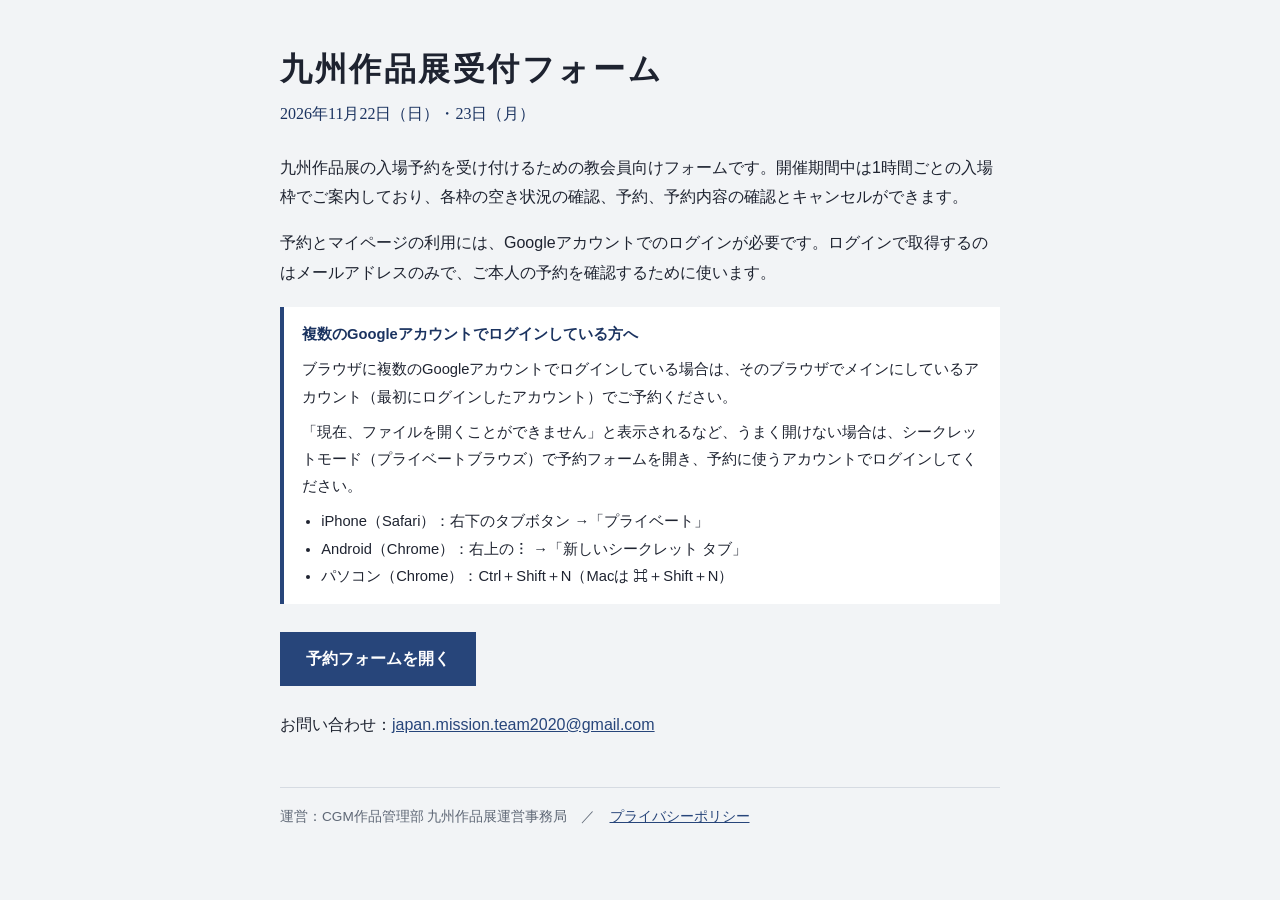
<file: index.html>
<!DOCTYPE html>
<html lang="ja">
<head>
<meta charset="utf-8">
<meta name="viewport" content="width=device-width, initial-scale=1">
<title>九州作品展受付フォーム</title>
<link rel="stylesheet" href="style.css">
</head>
<body>
<main>
  <h1>九州作品展受付フォーム</h1>
  <p class="lead">2026年11月22日（日）・23日（月）</p>
  <p>九州作品展の入場予約を受け付けるための教会員向けフォームです。開催期間中は1時間ごとの入場枠でご案内しており、各枠の空き状況の確認、予約、予約内容の確認とキャンセルができます。</p>
  <p>予約とマイページの利用には、Googleアカウントでのログインが必要です。ログインで取得するのはメールアドレスのみで、ご本人の予約を確認するために使います。</p>
    <div class="note-box">
    <p class="note-title">複数のGoogleアカウントでログインしている方へ</p>
    <p>ブラウザに複数のGoogleアカウントでログインしている場合は、そのブラウザでメインにしているアカウント（最初にログインしたアカウント）でご予約ください。</p>
    <p>「現在、ファイルを開くことができません」と表示されるなど、うまく開けない場合は、シークレットモード（プライベートブラウズ）で予約フォームを開き、予約に使うアカウントでログインしてください。</p>
    <ul>
      <li>iPhone（Safari）：右下のタブボタン →「プライベート」</li>
      <li>Android（Chrome）：右上の︙ →「新しいシークレット タブ」</li>
      <li>パソコン（Chrome）：Ctrl＋Shift＋N（Macは ⌘＋Shift＋N）</li>
    </ul>
  </div>
  
  <p><a class="btn" href="https://script.google.com/macros/s/AKfycbzqfY7_K3Fc9Hak-yAMC6UEMF8Hb0zmpu9nTmgMV4rAjJbe5Fe2RbR_30XXbSL2vfOUzA/exec">予約フォームを開く</a></p>
  <p>お問い合わせ：<a href="mailto:japan.mission.team2020@gmail.com">japan.mission.team2020@gmail.com</a></p>
  <footer>
    運営：CGM作品管理部 九州作品展運営事務局　／　<a href="privacy.html">プライバシーポリシー</a>
  </footer>
</main>
</body>
</html>
</file>
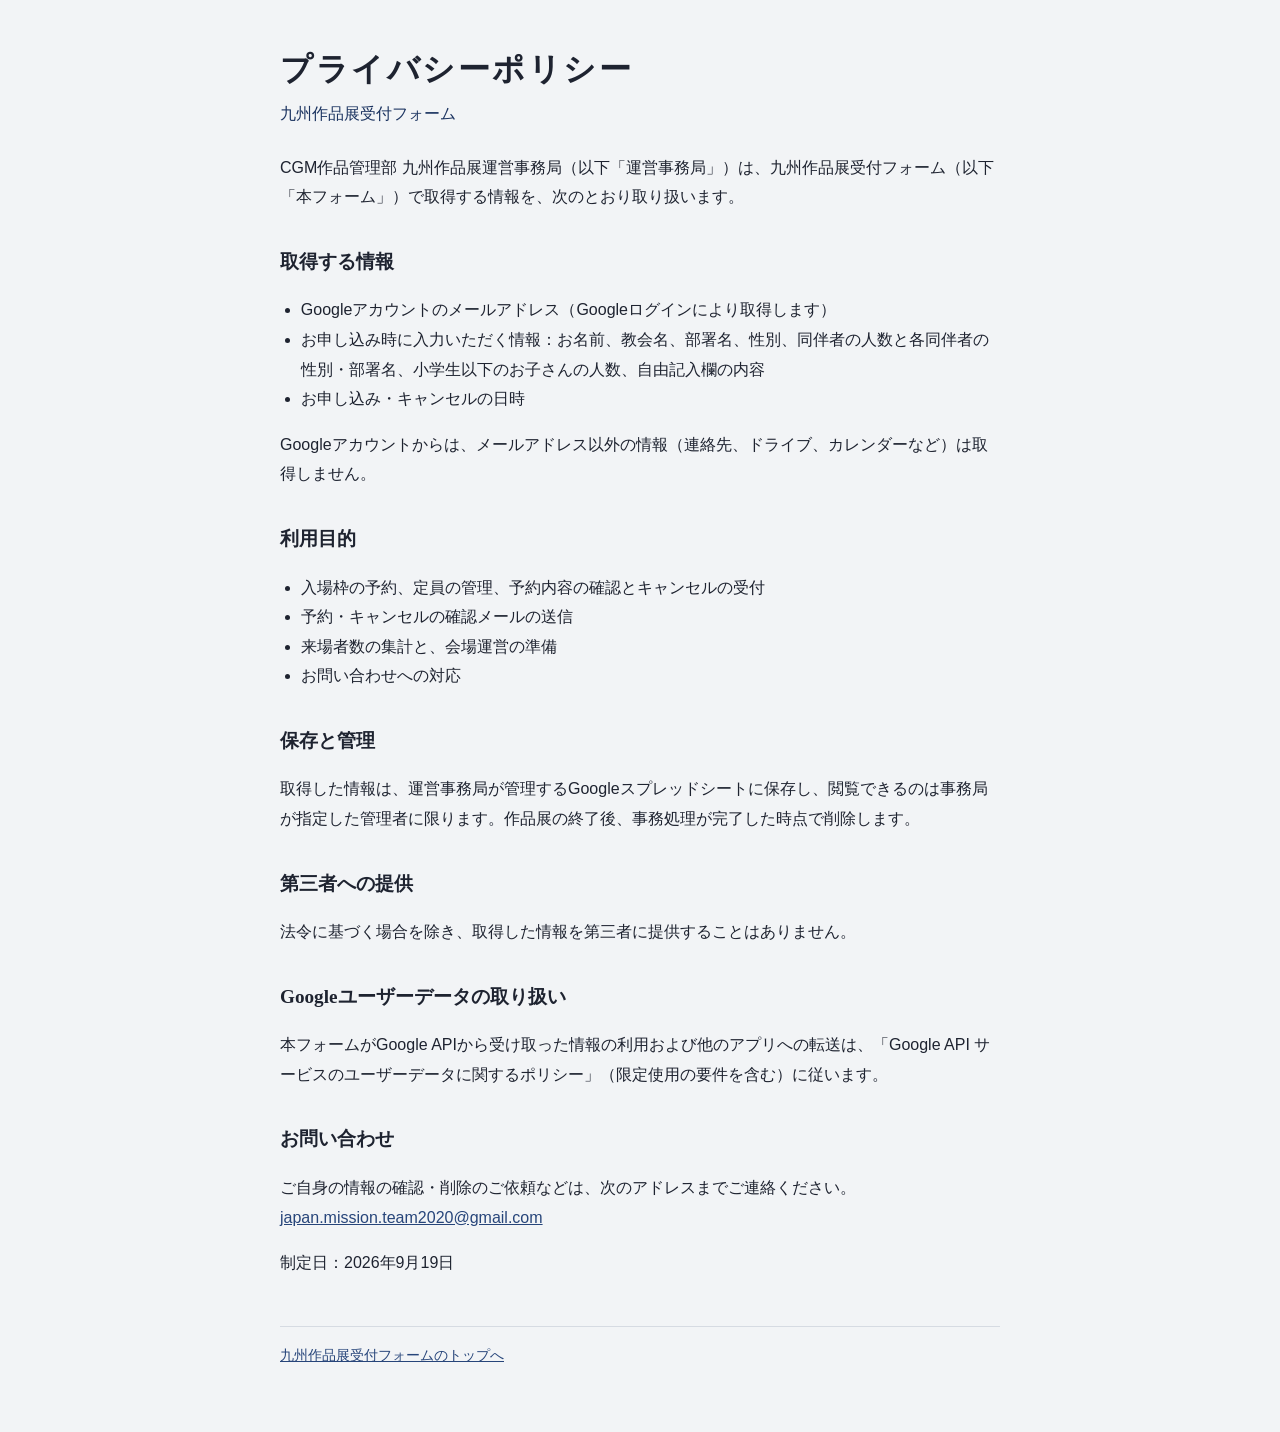
<file: privacy.html>
<!DOCTYPE html>
<html lang="ja">
<head>
<meta charset="utf-8">
<meta name="viewport" content="width=device-width, initial-scale=1">
<title>プライバシーポリシー｜九州作品展受付フォーム</title>
<link rel="stylesheet" href="style.css">
</head>
<body>
<main>
  <h1>プライバシーポリシー</h1>
  <p class="lead">九州作品展受付フォーム</p>
  <p>CGM作品管理部 九州作品展運営事務局（以下「運営事務局」）は、九州作品展受付フォーム（以下「本フォーム」）で取得する情報を、次のとおり取り扱います。</p>

  <h2>取得する情報</h2>
  <ul>
    <li>Googleアカウントのメールアドレス（Googleログインにより取得します）</li>
    <li>お申し込み時に入力いただく情報：お名前、教会名、部署名、性別、同伴者の人数と各同伴者の性別・部署名、小学生以下のお子さんの人数、自由記入欄の内容</li>
    <li>お申し込み・キャンセルの日時</li>
  </ul>
  <p>Googleアカウントからは、メールアドレス以外の情報（連絡先、ドライブ、カレンダーなど）は取得しません。</p>

  <h2>利用目的</h2>
  <ul>
    <li>入場枠の予約、定員の管理、予約内容の確認とキャンセルの受付</li>
    <li>予約・キャンセルの確認メールの送信</li>
    <li>来場者数の集計と、会場運営の準備</li>
    <li>お問い合わせへの対応</li>
  </ul>

  <h2>保存と管理</h2>
  <p>取得した情報は、運営事務局が管理するGoogleスプレッドシートに保存し、閲覧できるのは事務局が指定した管理者に限ります。作品展の終了後、事務処理が完了した時点で削除します。</p>

  <h2>第三者への提供</h2>
  <p>法令に基づく場合を除き、取得した情報を第三者に提供することはありません。</p>

  <h2>Googleユーザーデータの取り扱い</h2>
  <p>本フォームがGoogle APIから受け取った情報の利用および他のアプリへの転送は、「Google API サービスのユーザーデータに関するポリシー」（限定使用の要件を含む）に従います。</p>

  <h2>お問い合わせ</h2>
  <p>ご自身の情報の確認・削除のご依頼などは、次のアドレスまでご連絡ください。<br>
  <a href="mailto:japan.mission.team2020@gmail.com">japan.mission.team2020@gmail.com</a></p>

  <p>制定日：2026年9月19日</p>
  <footer><a href="index.html">九州作品展受付フォームのトップへ</a></footer>
</main>
</body>
</html>
</file>
<file: style.css>
body{margin:0;background:#F2F4F6;color:#1E2330;font-family:"Hiragino Sans","Yu Gothic","Meiryo",sans-serif;line-height:1.85}
main{max-width:720px;margin:0 auto;padding:48px 22px 64px}
h1{font-family:"Hiragino Mincho ProN","Yu Mincho",serif;font-size:2rem;letter-spacing:.08em;line-height:1.35;margin:0 0 8px}
h2{font-family:"Hiragino Mincho ProN","Yu Mincho",serif;font-size:1.2rem;margin:32px 0 8px}
.lead{color:#1B3360;font-family:"Hiragino Mincho ProN","Yu Mincho",serif;margin:0 0 24px}
a{color:#27457A}
.btn{display:inline-block;background:#27457A;color:#fff;padding:12px 26px;text-decoration:none;font-weight:700;margin:8px 0}
footer{border-top:1px solid #D6DBE2;margin-top:48px;padding-top:16px;font-size:.85rem;color:#5F6876}
ul{padding-left:1.3em}

.note-box{background:#fff;border-left:4px solid #27457A;padding:14px 18px;margin:20px 0;font-size:.92rem}
.note-box p{margin:0 0 8px}
.note-box .note-title{font-weight:700;color:#1B3360}
.note-box ul{margin:4px 0 0;padding-left:1.3em}
</file>
